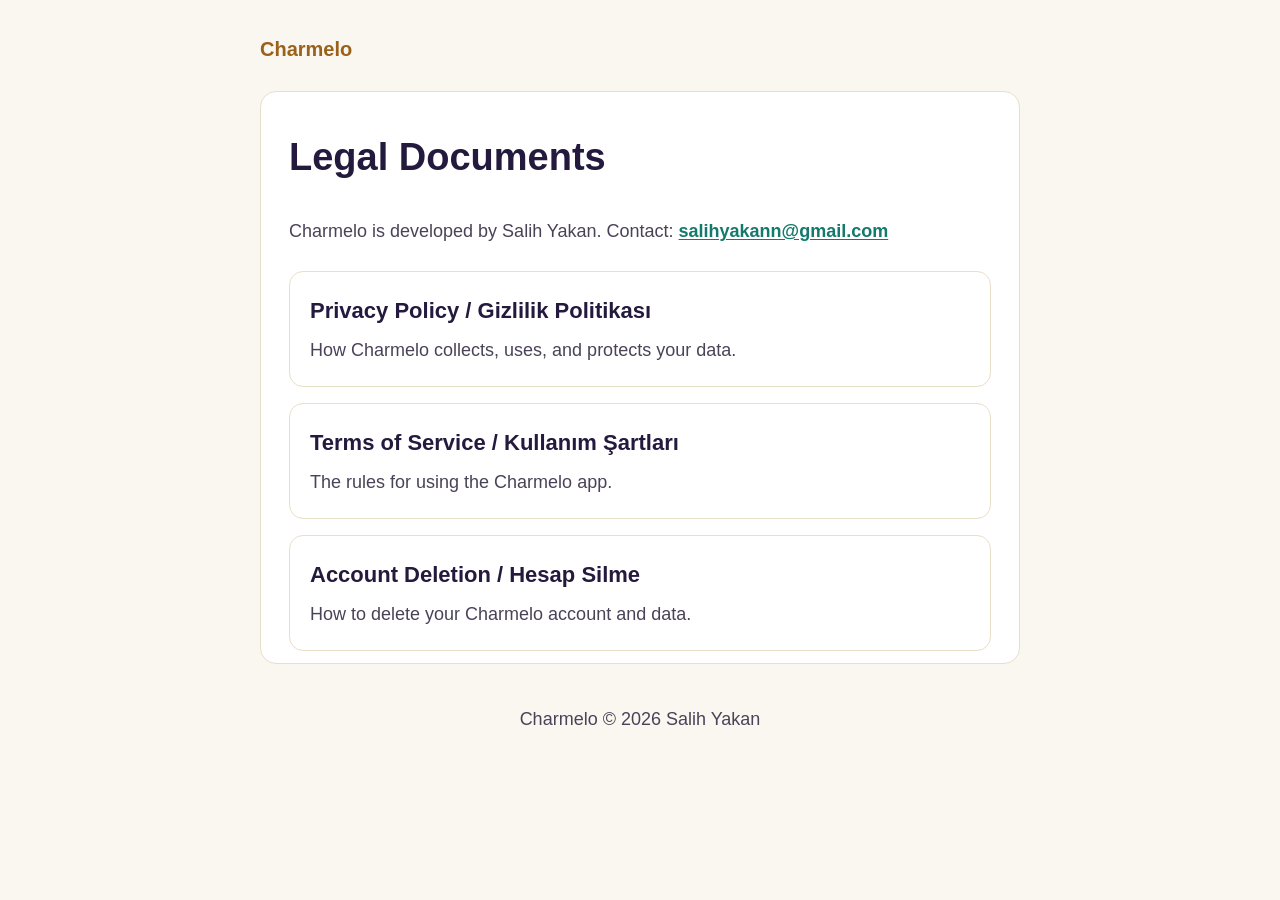
<file: index.html>
<!doctype html>
<html lang="en">
<head>
<meta charset="utf-8">
<meta name="viewport" content="width=device-width, initial-scale=1">
<title>Charmelo — Legal</title>
<link rel="stylesheet" href="style.css">
</head>
<body>
<div class="wrap">
  <header class="site">
    <a class="brand" href="./">Charmelo</a>
  </header>
  <div class="card">
    <h1>Legal Documents</h1>
    <p class="muted">Charmelo is developed by Salih Yakan. Contact: <a href="mailto:salihyakann@gmail.com">salihyakann@gmail.com</a></p>
    <div class="home-links">
      <a class="tile" href="privacy-policy.html">Privacy Policy / Gizlilik Politikası
        <span>How Charmelo collects, uses, and protects your data.</span>
      </a>
      <a class="tile" href="terms-of-service.html">Terms of Service / Kullanım Şartları
        <span>The rules for using the Charmelo app.</span>
      </a>
      <a class="tile" href="account-deletion.html">Account Deletion / Hesap Silme
        <span>How to delete your Charmelo account and data.</span>
      </a>
    </div>
  </div>
  <footer class="site">
    <p class="muted">Charmelo © 2026 Salih Yakan</p>
  </footer>
</div>
</body>
</html>
</file>
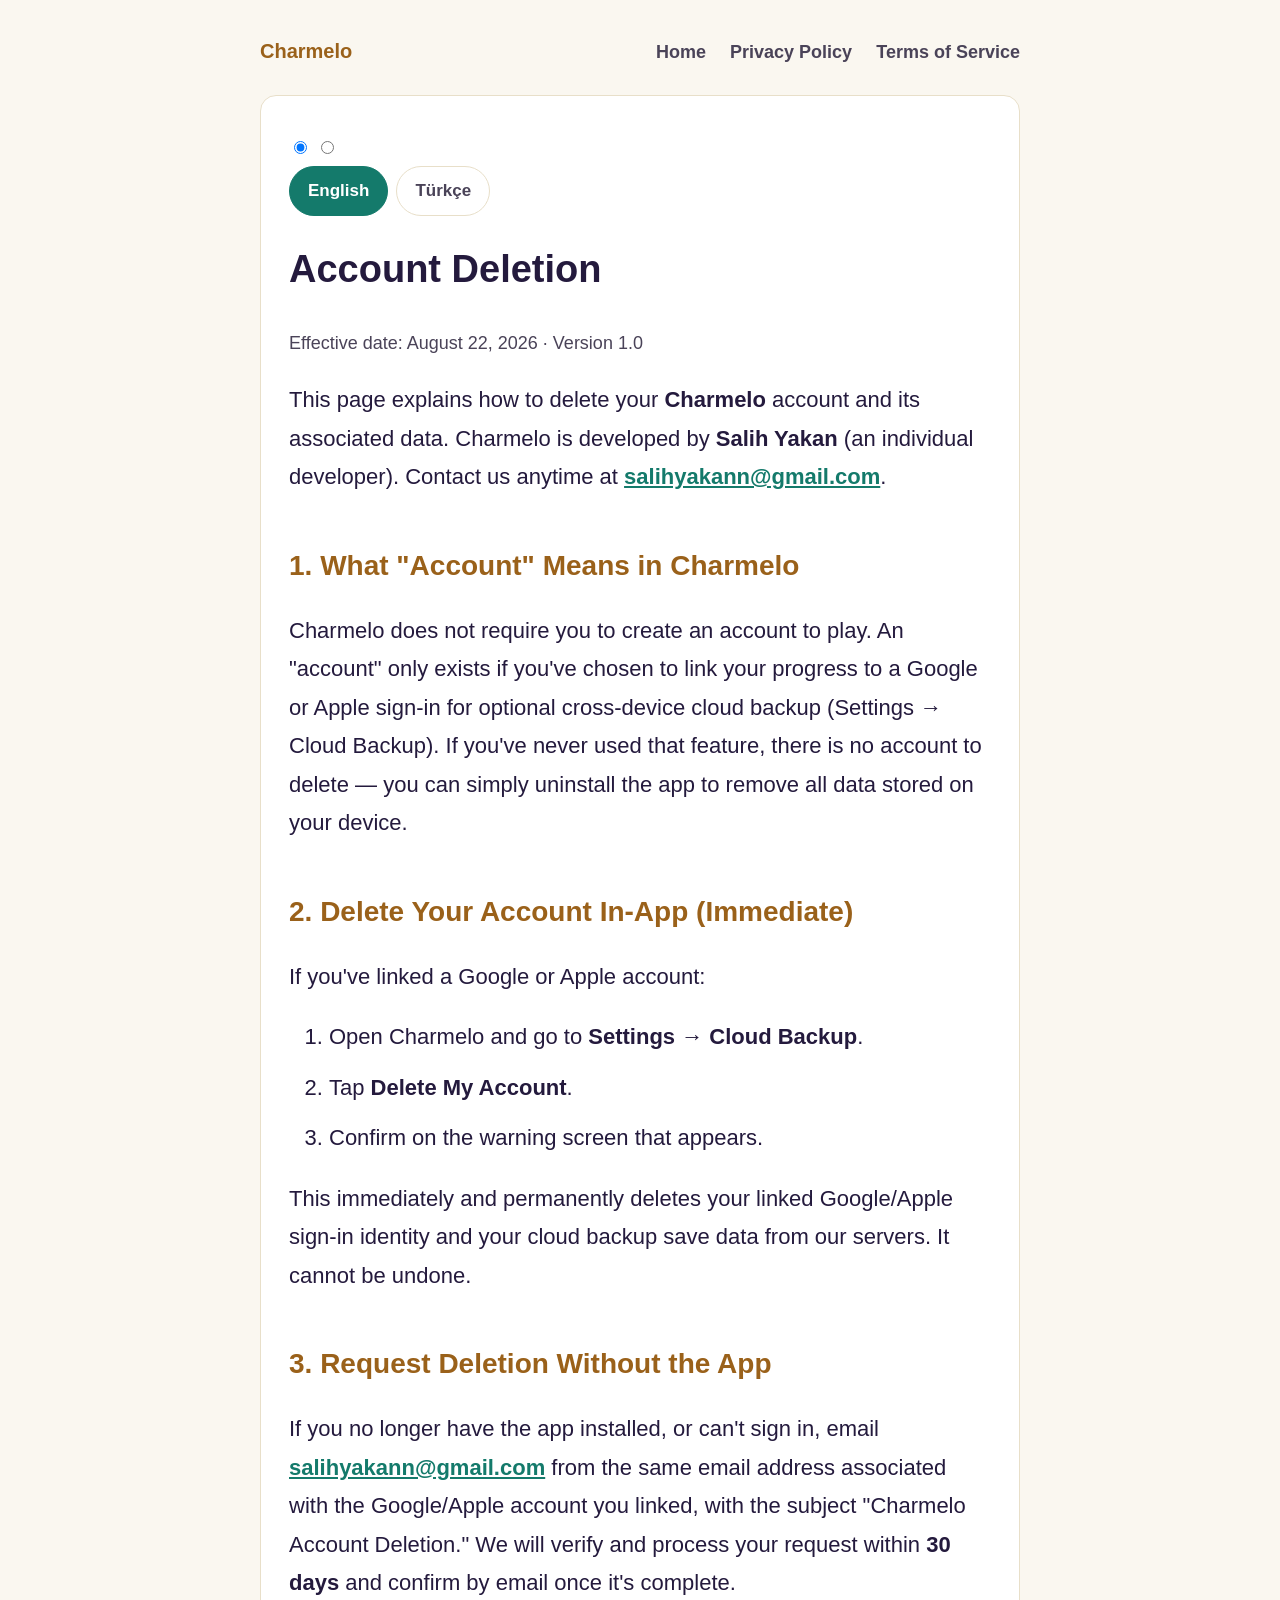
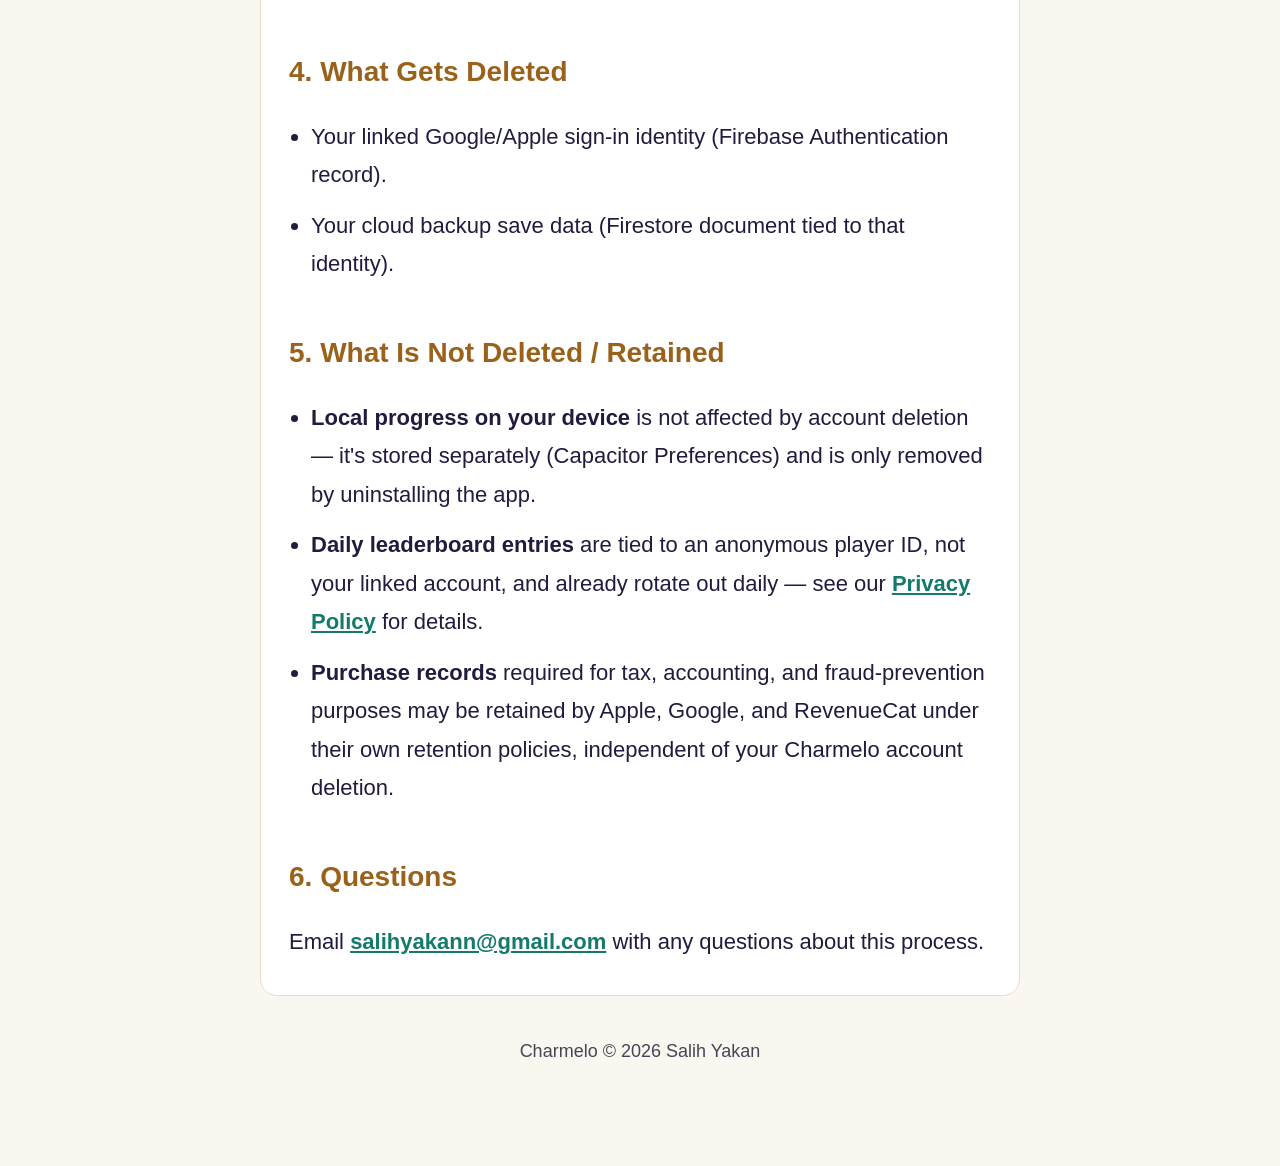
<file: account-deletion.html>
<!doctype html>
<html lang="en">
<head>
<meta charset="utf-8">
<meta name="viewport" content="width=device-width, initial-scale=1">
<title>Account Deletion — Charmelo</title>
<link rel="stylesheet" href="style.css">
</head>
<body>
<div class="wrap">
  <header class="site">
    <a class="brand" href="./">Charmelo</a>
    <nav class="top">
      <a href="index.html">Home</a>
      <a href="privacy-policy.html">Privacy Policy</a>
      <a href="terms-of-service.html">Terms of Service</a>
    </nav>
  </header>

  <div class="card">
    <input type="radio" name="lang" id="lang-en" checked>
    <input type="radio" name="lang" id="lang-tr">
    <div class="lang-toggle">
      <label for="lang-en">English</label>
      <label for="lang-tr">Türkçe</label>
    </div>

    <div class="content">
      <div class="doc-en">
        <h1>Account Deletion</h1>
        <p class="muted">Effective date: August 22, 2026 · Version 1.0</p>

        <p>This page explains how to delete your <strong>Charmelo</strong> account and its associated data.
        Charmelo is developed by <strong>Salih Yakan</strong> (an individual developer). Contact us anytime at
        <a href="mailto:salihyakann@gmail.com">salihyakann@gmail.com</a>.</p>

        <h2>1. What "Account" Means in Charmelo</h2>
        <p>Charmelo does not require you to create an account to play. An "account" only exists if you've
        chosen to link your progress to a Google or Apple sign-in for optional cross-device cloud backup
        (Settings → Cloud Backup). If you've never used that feature, there is no account to delete — you can
        simply uninstall the app to remove all data stored on your device.</p>

        <h2>2. Delete Your Account In-App (Immediate)</h2>
        <p>If you've linked a Google or Apple account:</p>
        <ol>
          <li>Open Charmelo and go to <strong>Settings → Cloud Backup</strong>.</li>
          <li>Tap <strong>Delete My Account</strong>.</li>
          <li>Confirm on the warning screen that appears.</li>
        </ol>
        <p>This immediately and permanently deletes your linked Google/Apple sign-in identity and your cloud
        backup save data from our servers. It cannot be undone.</p>

        <h2>3. Request Deletion Without the App</h2>
        <p>If you no longer have the app installed, or can't sign in, email
        <a href="mailto:salihyakann@gmail.com">salihyakann@gmail.com</a> from the same email address associated
        with the Google/Apple account you linked, with the subject "Charmelo Account Deletion." We will verify
        and process your request within <strong>30 days</strong> and confirm by email once it's complete.</p>

        <h2>4. What Gets Deleted</h2>
        <ul>
          <li>Your linked Google/Apple sign-in identity (Firebase Authentication record).</li>
          <li>Your cloud backup save data (Firestore document tied to that identity).</li>
        </ul>

        <h2>5. What Is Not Deleted / Retained</h2>
        <ul>
          <li><strong>Local progress on your device</strong> is not affected by account deletion — it's stored
          separately (Capacitor Preferences) and is only removed by uninstalling the app.</li>
          <li><strong>Daily leaderboard entries</strong> are tied to an anonymous player ID, not your linked
          account, and already rotate out daily — see our
          <a href="privacy-policy.html">Privacy Policy</a> for details.</li>
          <li><strong>Purchase records</strong> required for tax, accounting, and fraud-prevention purposes may
          be retained by Apple, Google, and RevenueCat under their own retention policies, independent of your
          Charmelo account deletion.</li>
        </ul>

        <h2>6. Questions</h2>
        <p>Email <a href="mailto:salihyakann@gmail.com">salihyakann@gmail.com</a> with any questions about this
        process.</p>
      </div>

      <div class="doc-tr">
        <h1>Hesap Silme</h1>
        <p class="muted">Yürürlük tarihi: 22 Ağustos 2026 · Sürüm 1.0</p>

        <p>Bu sayfa, <strong>Charmelo</strong> hesabınızı ve ilişkili verilerinizi nasıl silebileceğinizi
        açıklar. Charmelo, bireysel geliştirici <strong>Salih Yakan</strong> tarafından geliştirilmektedir. Bize
        her zaman <a href="mailto:salihyakann@gmail.com">salihyakann@gmail.com</a> adresinden ulaşabilirsiniz.</p>

        <h2>1. Charmelo'da "Hesap" Ne Anlama Gelir</h2>
        <p>Charmelo'yu oynamak için hesap oluşturmanız gerekmez. Bir "hesap", yalnızca ilerlemenizi opsiyonel
        cihazlar arası bulut yedeklemesi için bir Google veya Apple girişine bağlamayı seçtiyseniz var olur
        (Ayarlar → Bulut Yedekleme). Bu özelliği hiç kullanmadıysanız silinecek bir hesap yoktur — cihazınızda
        saklanan tüm verileri kaldırmak için uygulamayı kaldırmanız yeterlidir.</p>

        <h2>2. Hesabınızı Uygulama İçinden Silin (Anında)</h2>
        <p>Bir Google veya Apple hesabı bağladıysanız:</p>
        <ol>
          <li>Charmelo'yu açın ve <strong>Ayarlar → Bulut Yedekleme</strong>'ye gidin.</li>
          <li><strong>Hesabımı Sil</strong>'e dokunun.</li>
          <li>Görüntülenen uyarı ekranında işlemi onaylayın.</li>
        </ol>
        <p>Bu işlem, bağlı Google/Apple giriş kimliğinizi ve bulut yedek verinizi sunucularımızdan anında ve
        kalıcı olarak siler. Geri alınamaz.</p>

        <h2>3. Uygulama Olmadan Silme Talebi</h2>
        <p>Uygulama artık cihazınızda yoksa veya giriş yapamıyorsanız, bağladığınız Google/Apple hesabıyla
        ilişkili e-posta adresinizden "Charmelo Hesap Silme" konu başlığıyla
        <a href="mailto:salihyakann@gmail.com">salihyakann@gmail.com</a> adresine yazın. Talebinizi doğrulayıp
        <strong>30 gün</strong> içinde işleme alacak ve tamamlandığında size e-posta ile bildireceğiz.</p>

        <h2>4. Neler Silinir</h2>
        <ul>
          <li>Bağlı Google/Apple giriş kimliğiniz (Firebase Authentication kaydı).</li>
          <li>O kimliğe bağlı bulut yedek verisi (Firestore belgesi).</li>
        </ul>

        <h2>5. Neler Silinmez / Saklanır</h2>
        <ul>
          <li><strong>Cihazınızdaki yerel ilerleme</strong> hesap silme işleminden etkilenmez — ayrı olarak
          saklanır (Capacitor Preferences) ve yalnızca uygulamayı kaldırarak silinir.</li>
          <li><strong>Günlük sıralama kayıtları</strong> bağlı hesabınıza değil anonim oyuncu kimliğinize
          bağlıdır ve zaten her gün yenilenir — ayrıntılar için
          <a href="privacy-policy.html">Gizlilik Politikası</a>'na bakın.</li>
          <li><strong>Satın alma kayıtları</strong>, vergi, muhasebe ve dolandırıcılık önleme amacıyla Apple,
          Google ve RevenueCat tarafından kendi saklama politikaları kapsamında, Charmelo hesap silme işleminizden
          bağımsız olarak tutulabilir.</li>
        </ul>

        <h2>6. Sorular</h2>
        <p>Bu süreçle ilgili sorularınız için: <a href="mailto:salihyakann@gmail.com">salihyakann@gmail.com</a>.</p>
      </div>
    </div>
  </div>

  <footer class="site">
    <p class="muted">Charmelo © 2026 Salih Yakan</p>
  </footer>
</div>
</body>
</html>
</file>
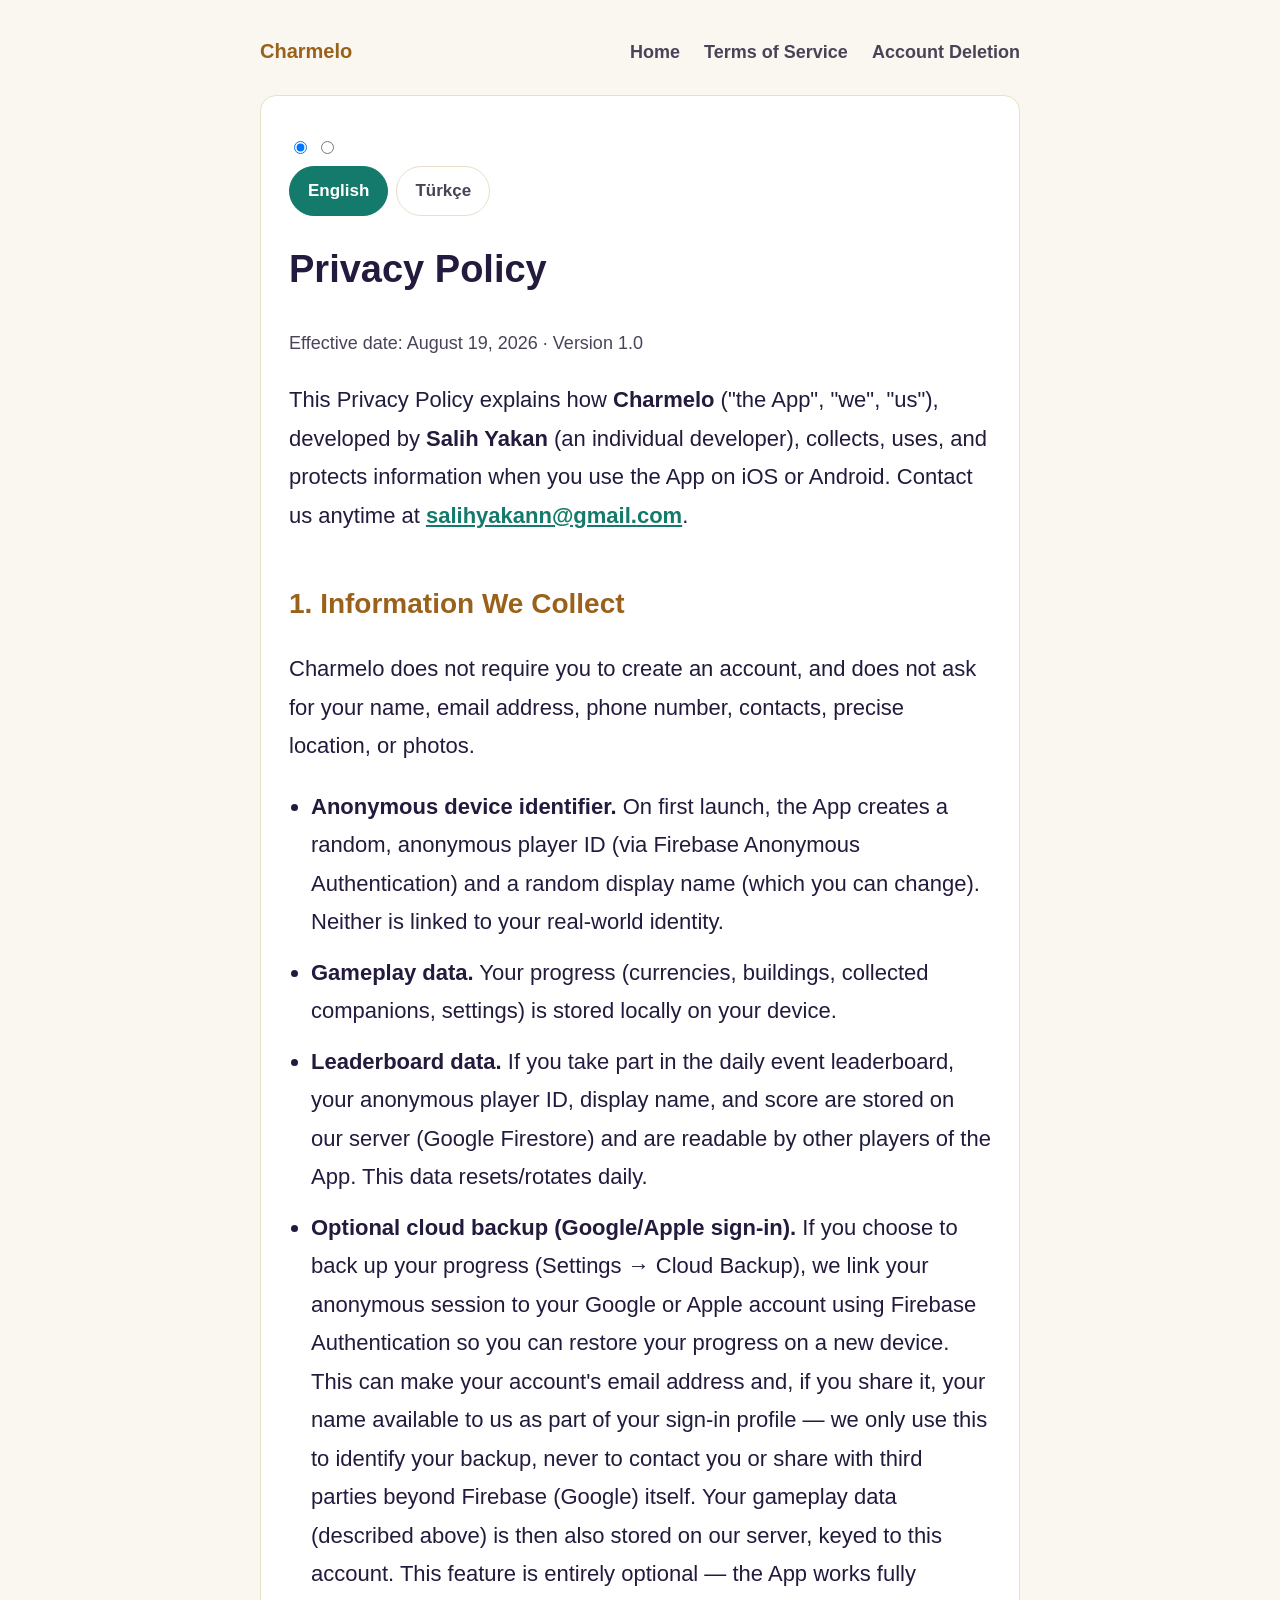
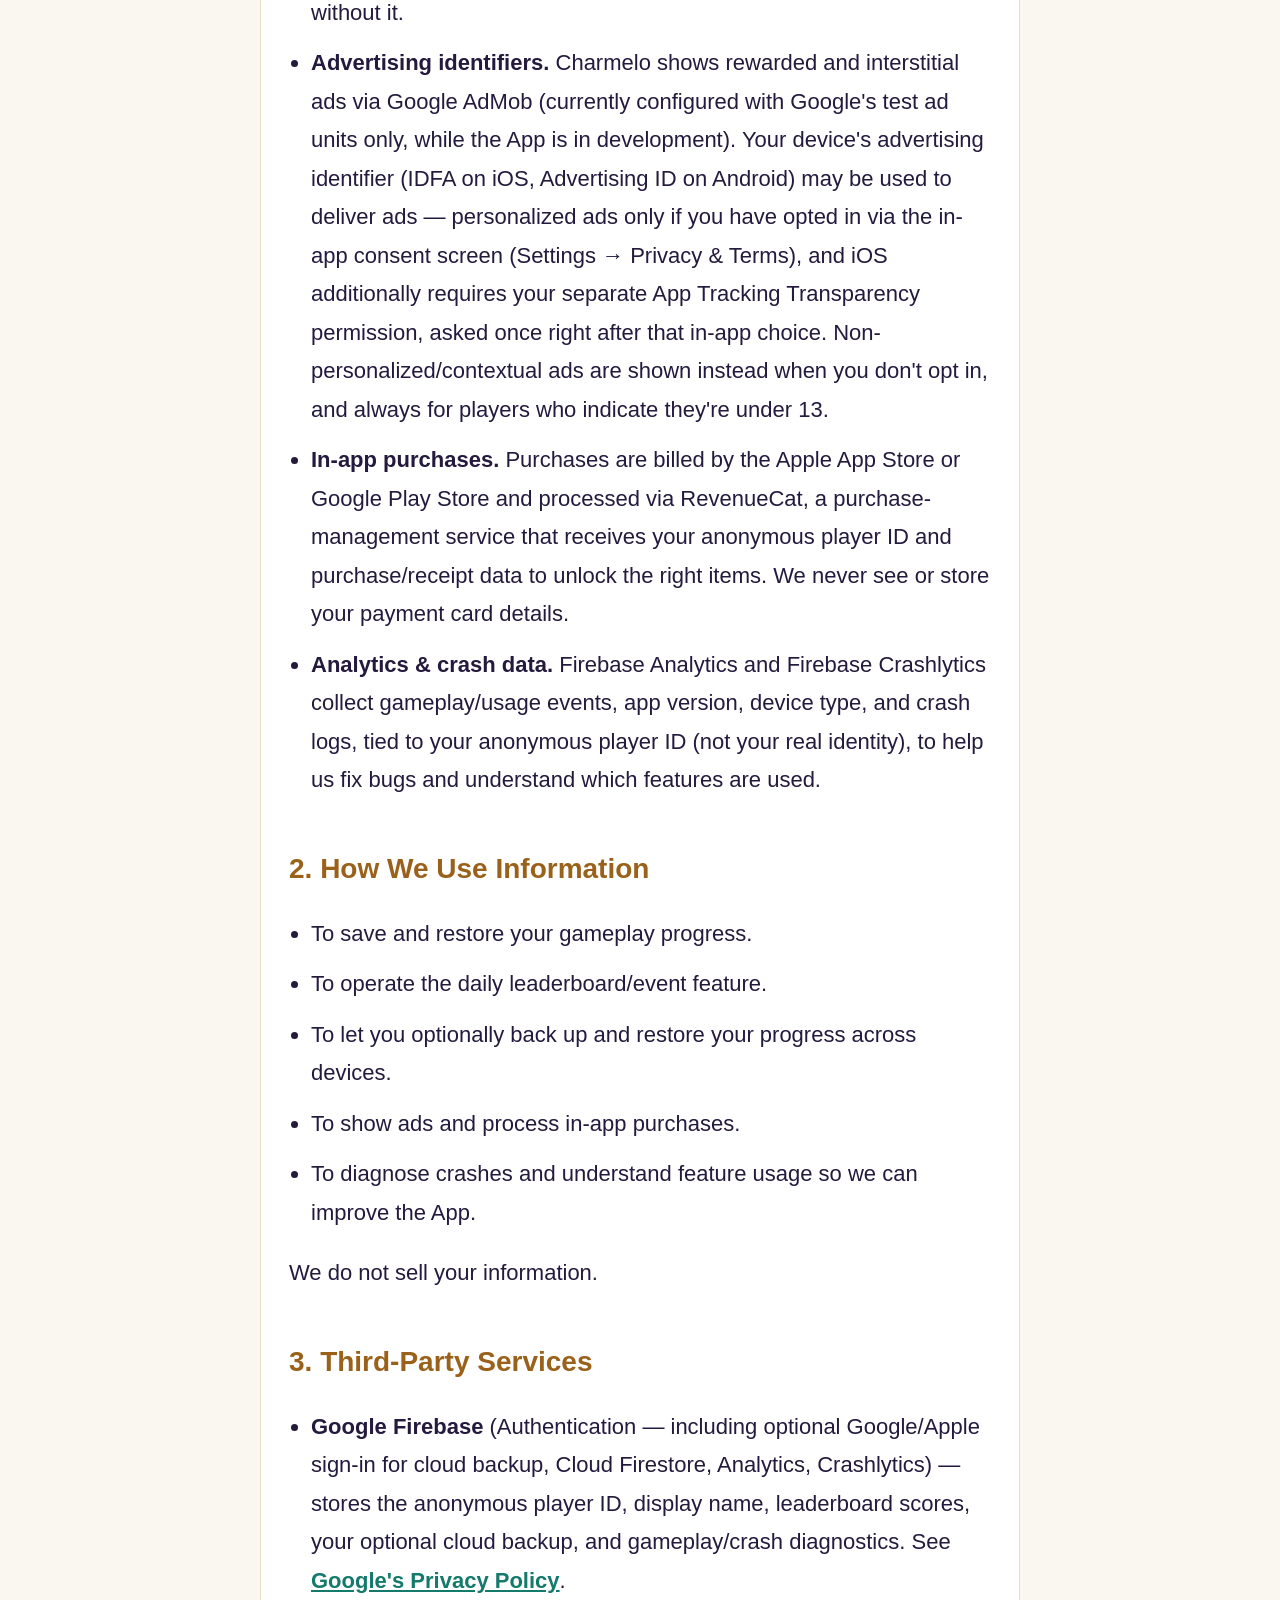
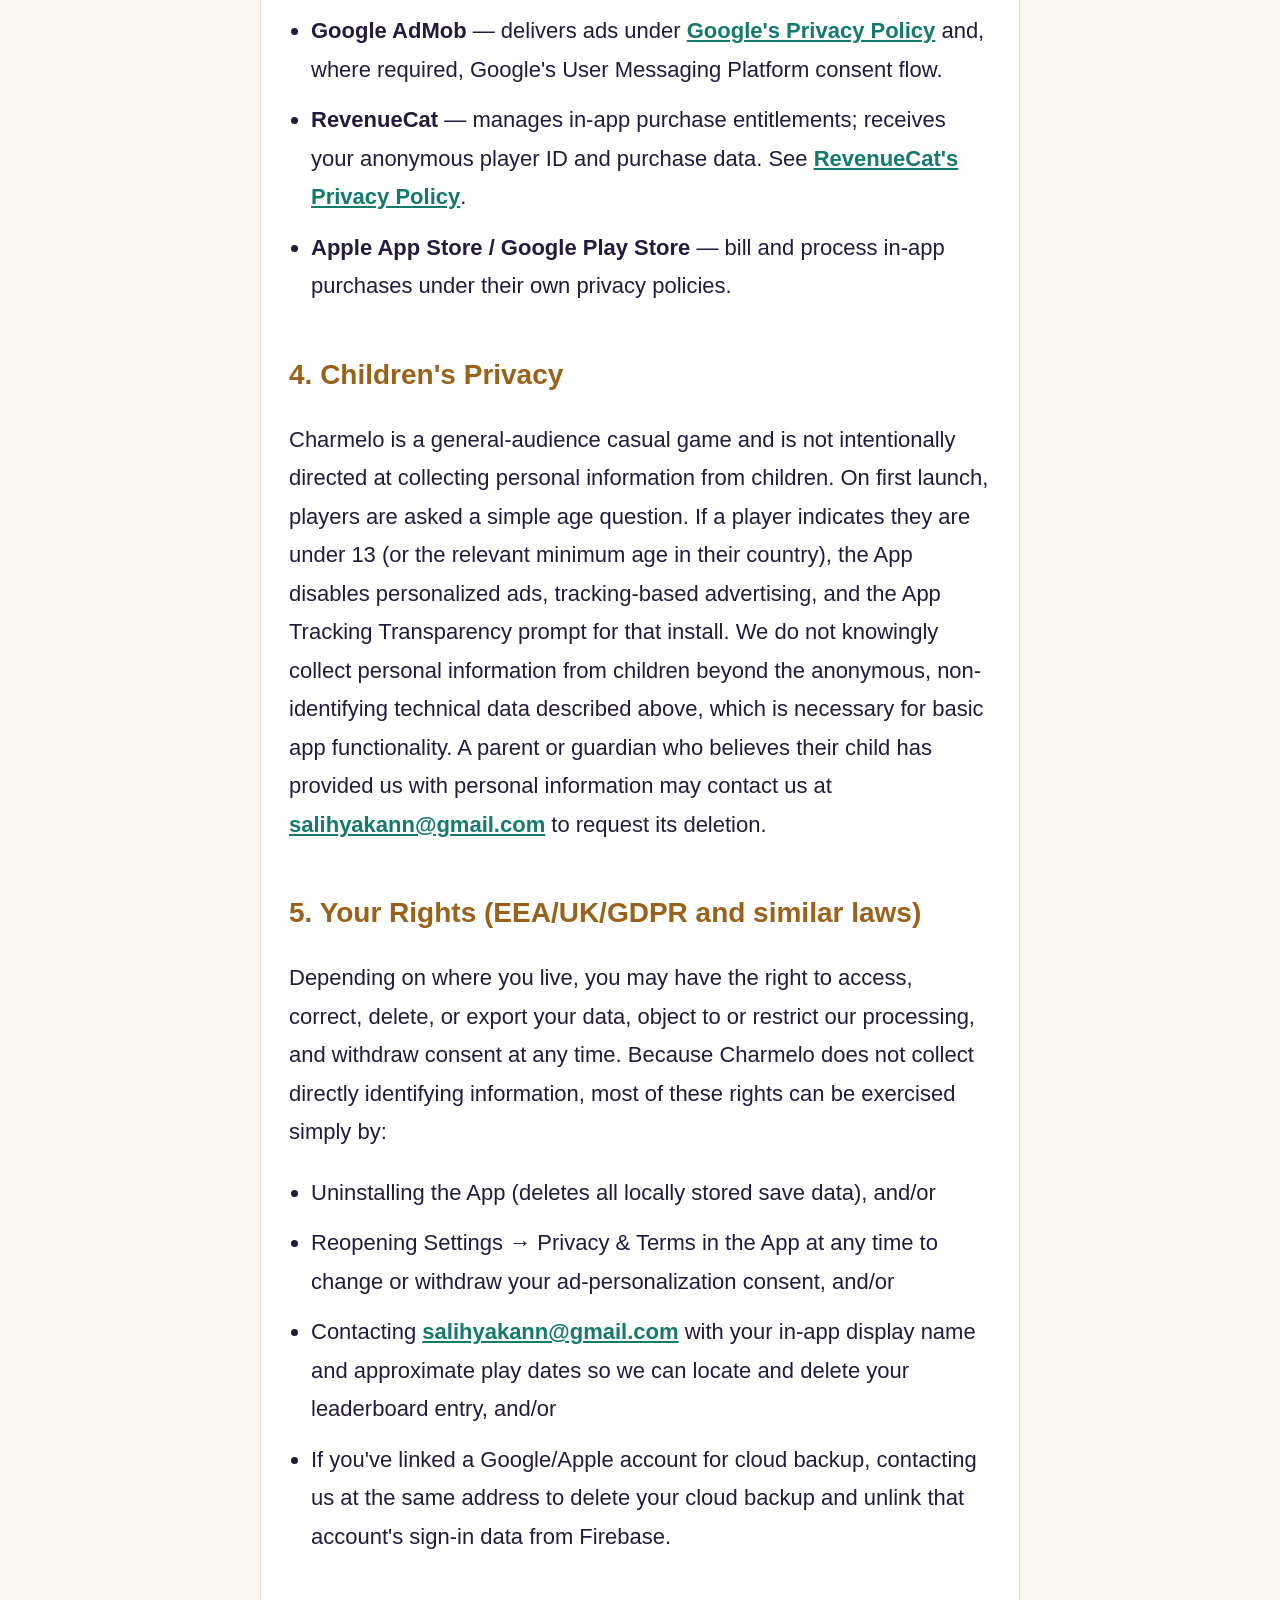
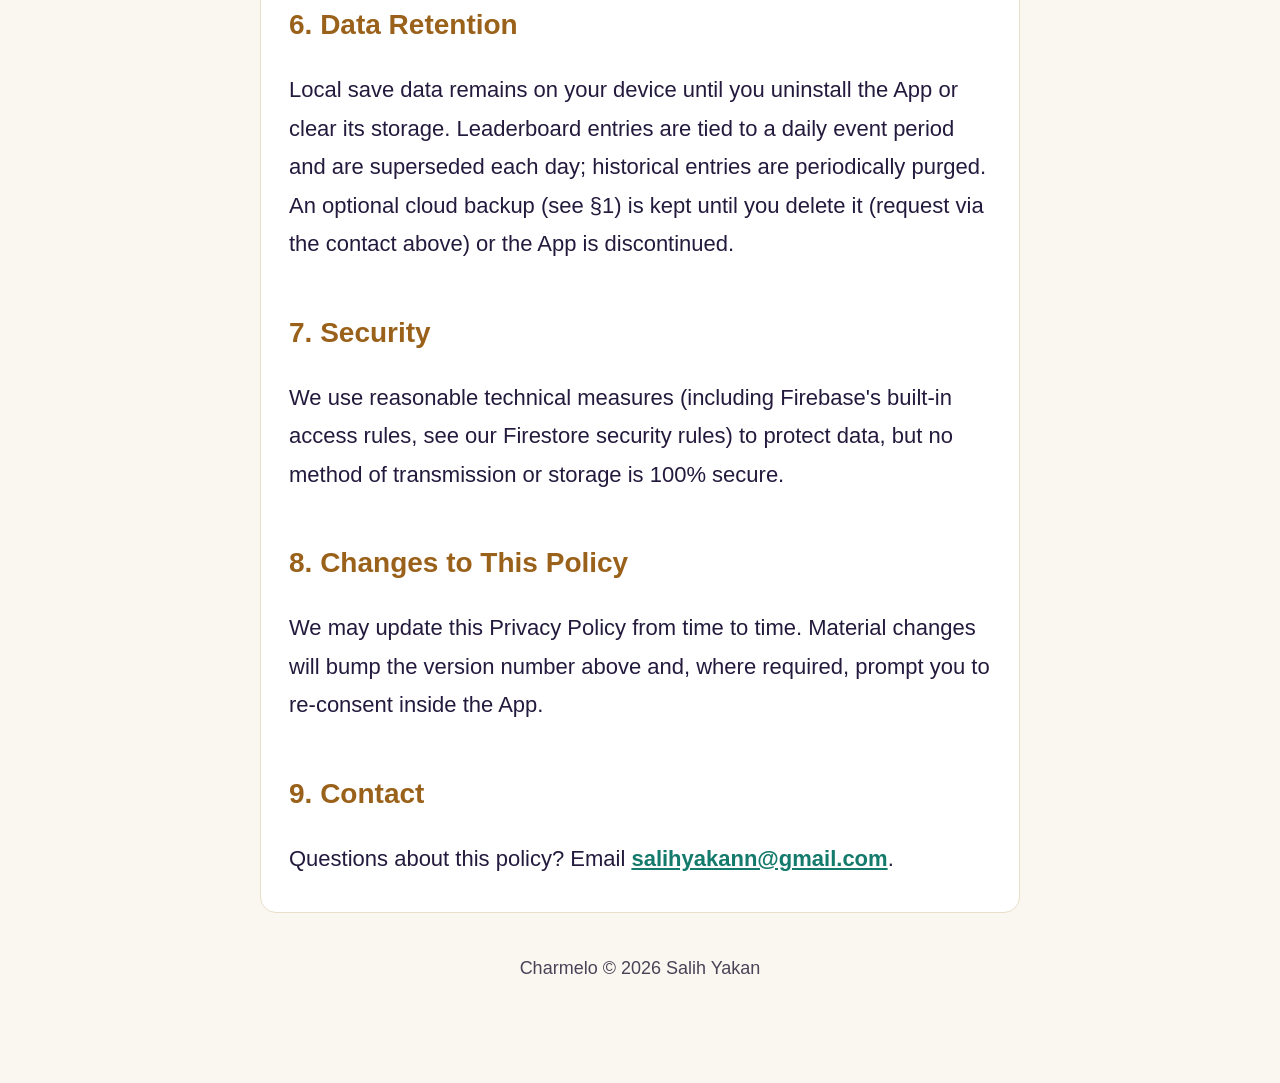
<file: privacy-policy.html>
<!doctype html>
<html lang="en">
<head>
<meta charset="utf-8">
<meta name="viewport" content="width=device-width, initial-scale=1">
<title>Privacy Policy — Charmelo</title>
<link rel="stylesheet" href="style.css">
</head>
<body>
<div class="wrap">
  <header class="site">
    <a class="brand" href="./">Charmelo</a>
    <nav class="top">
      <a href="index.html">Home</a>
      <a href="terms-of-service.html">Terms of Service</a>
      <a href="account-deletion.html">Account Deletion</a>
    </nav>
  </header>

  <div class="card">
    <input type="radio" name="lang" id="lang-en" checked>
    <input type="radio" name="lang" id="lang-tr">
    <div class="lang-toggle">
      <label for="lang-en">English</label>
      <label for="lang-tr">Türkçe</label>
    </div>

    <div class="content">
      <div class="doc-en">
        <h1>Privacy Policy</h1>
        <p class="muted">Effective date: August 19, 2026 · Version 1.0</p>

        <p>This Privacy Policy explains how <strong>Charmelo</strong> ("the App", "we", "us"), developed by
        <strong>Salih Yakan</strong> (an individual developer), collects, uses, and protects information when you
        use the App on iOS or Android. Contact us anytime at
        <a href="mailto:salihyakann@gmail.com">salihyakann@gmail.com</a>.</p>

        <h2>1. Information We Collect</h2>
        <p>Charmelo does not require you to create an account, and does not ask for your name, email address,
        phone number, contacts, precise location, or photos.</p>
        <ul>
          <li><strong>Anonymous device identifier.</strong> On first launch, the App creates a random, anonymous
          player ID (via Firebase Anonymous Authentication) and a random display name (which you can change).
          Neither is linked to your real-world identity.</li>
          <li><strong>Gameplay data.</strong> Your progress (currencies, buildings, collected companions,
          settings) is stored locally on your device.</li>
          <li><strong>Leaderboard data.</strong> If you take part in the daily event leaderboard, your anonymous
          player ID, display name, and score are stored on our server (Google Firestore) and are readable by
          other players of the App. This data resets/rotates daily.</li>
          <li><strong>Optional cloud backup (Google/Apple sign-in).</strong> If you choose to back up your
          progress (Settings → Cloud Backup), we link your anonymous session to your Google or Apple account
          using Firebase Authentication so you can restore your progress on a new device. This can make your
          account's email address and, if you share it, your name available to us as part of your sign-in
          profile — we only use this to identify your backup, never to contact you or share with third parties
          beyond Firebase (Google) itself. Your gameplay data (described above) is then also stored on our
          server, keyed to this account. This feature is entirely optional — the App works fully without it.</li>
          <li><strong>Advertising identifiers.</strong> Charmelo shows rewarded and interstitial ads via Google
          AdMob (currently configured with Google's test ad units only, while the App is in development). Your
          device's advertising identifier (IDFA on iOS, Advertising ID on Android) may be used to deliver ads —
          personalized ads only if you have opted in via the in-app consent screen (Settings → Privacy &amp;
          Terms), and iOS additionally requires your separate App Tracking Transparency permission, asked once
          right after that in-app choice. Non-personalized/contextual ads are shown instead when you don't opt
          in, and always for players who indicate they're under 13.</li>
          <li><strong>In-app purchases.</strong> Purchases are billed by the Apple App Store or Google Play Store
          and processed via RevenueCat, a purchase-management service that receives your anonymous player ID and
          purchase/receipt data to unlock the right items. We never see or store your payment card details.</li>
          <li><strong>Analytics &amp; crash data.</strong> Firebase Analytics and Firebase Crashlytics collect
          gameplay/usage events, app version, device type, and crash logs, tied to your anonymous player ID (not
          your real identity), to help us fix bugs and understand which features are used.</li>
        </ul>

        <h2>2. How We Use Information</h2>
        <ul>
          <li>To save and restore your gameplay progress.</li>
          <li>To operate the daily leaderboard/event feature.</li>
          <li>To let you optionally back up and restore your progress across devices.</li>
          <li>To show ads and process in-app purchases.</li>
          <li>To diagnose crashes and understand feature usage so we can improve the App.</li>
        </ul>
        <p>We do not sell your information.</p>

        <h2>3. Third-Party Services</h2>
        <ul>
          <li><strong>Google Firebase</strong> (Authentication — including optional Google/Apple sign-in for
          cloud backup, Cloud Firestore, Analytics, Crashlytics) — stores the anonymous player ID, display name,
          leaderboard scores, your optional cloud backup, and gameplay/crash diagnostics. See
          <a href="https://policies.google.com/privacy" target="_blank" rel="noopener">Google's Privacy Policy</a>.</li>
          <li><strong>Google AdMob</strong> — delivers ads under
          <a href="https://policies.google.com/privacy" target="_blank" rel="noopener">Google's Privacy Policy</a>
          and, where required, Google's User Messaging Platform consent flow.</li>
          <li><strong>RevenueCat</strong> — manages in-app purchase entitlements; receives your anonymous player
          ID and purchase data. See
          <a href="https://www.revenuecat.com/privacy" target="_blank" rel="noopener">RevenueCat's Privacy Policy</a>.</li>
          <li><strong>Apple App Store / Google Play Store</strong> — bill and process in-app purchases under
          their own privacy policies.</li>
        </ul>

        <h2>4. Children's Privacy</h2>
        <p>Charmelo is a general-audience casual game and is not intentionally directed at collecting personal
        information from children. On first launch, players are asked a simple age question. If a player
        indicates they are under 13 (or the relevant minimum age in their country), the App disables personalized
        ads, tracking-based advertising, and the App Tracking Transparency prompt for that install. We do not
        knowingly collect personal information from children beyond the anonymous, non-identifying technical data
        described above, which is necessary for basic app functionality. A parent or guardian who believes their
        child has provided us with personal information may contact us at
        <a href="mailto:salihyakann@gmail.com">salihyakann@gmail.com</a> to request its deletion.</p>

        <h2>5. Your Rights (EEA/UK/GDPR and similar laws)</h2>
        <p>Depending on where you live, you may have the right to access, correct, delete, or export your data,
        object to or restrict our processing, and withdraw consent at any time. Because Charmelo does not collect
        directly identifying information, most of these rights can be exercised simply by:</p>
        <ul>
          <li>Uninstalling the App (deletes all locally stored save data), and/or</li>
          <li>Reopening Settings → Privacy &amp; Terms in the App at any time to change or withdraw your
          ad-personalization consent, and/or</li>
          <li>Contacting <a href="mailto:salihyakann@gmail.com">salihyakann@gmail.com</a> with your in-app display
          name and approximate play dates so we can locate and delete your leaderboard entry, and/or</li>
          <li>If you've linked a Google/Apple account for cloud backup, contacting us at the same address to
          delete your cloud backup and unlink that account's sign-in data from Firebase.</li>
        </ul>

        <h2>6. Data Retention</h2>
        <p>Local save data remains on your device until you uninstall the App or clear its storage. Leaderboard
        entries are tied to a daily event period and are superseded each day; historical entries are periodically
        purged. An optional cloud backup (see §1) is kept until you delete it (request via the contact above) or
        the App is discontinued.</p>

        <h2>7. Security</h2>
        <p>We use reasonable technical measures (including Firebase's built-in access rules, see our
        Firestore security rules) to protect data, but no method of transmission or storage is 100% secure.</p>

        <h2>8. Changes to This Policy</h2>
        <p>We may update this Privacy Policy from time to time. Material changes will bump the version number
        above and, where required, prompt you to re-consent inside the App.</p>

        <h2>9. Contact</h2>
        <p>Questions about this policy? Email <a href="mailto:salihyakann@gmail.com">salihyakann@gmail.com</a>.</p>
      </div>

      <div class="doc-tr">
        <h1>Gizlilik Politikası</h1>
        <p class="muted">Yürürlük tarihi: 19 Ağustos 2026 · Sürüm 1.0</p>

        <p>Bu Gizlilik Politikası, bireysel geliştirici <strong>Salih Yakan</strong> tarafından geliştirilen
        <strong>Charmelo</strong> ("Uygulama", "biz") uygulamasını iOS veya Android'de kullandığınızda hangi
        bilgilerin nasıl toplandığını, kullanıldığını ve korunduğunu açıklar. Bize her zaman
        <a href="mailto:salihyakann@gmail.com">salihyakann@gmail.com</a> adresinden ulaşabilirsiniz.</p>

        <h2>1. Topladığımız Bilgiler</h2>
        <p>Charmelo hesap oluşturmanızı gerektirmez; adınızı, e-posta adresinizi, telefon numaranızı,
        rehberinizi, kesin konumunuzu veya fotoğraflarınızı istemez.</p>
        <ul>
          <li><strong>Anonim cihaz kimliği.</strong> İlk açılışta Uygulama, Firebase Anonim Kimlik Doğrulama
          üzerinden rastgele, anonim bir oyuncu kimliği ve rastgele bir görünen ad (değiştirilebilir) oluşturur.
          Hiçbiri gerçek kimliğinizle ilişkilendirilmez.</li>
          <li><strong>Oyun verisi.</strong> İlerlemeniz (para birimleri, binalar, toplanan dostlar, ayarlar)
          cihazınızda yerel olarak saklanır.</li>
          <li><strong>Sıralama (leaderboard) verisi.</strong> Günlük etkinlik sıralamasına katılırsanız; anonim
          oyuncu kimliğiniz, görünen adınız ve puanınız sunucumuzda (Google Firestore) saklanır ve Uygulamanın
          diğer oyuncuları tarafından görüntülenebilir. Bu veri her gün yenilenir.</li>
          <li><strong>Opsiyonel bulut yedekleme (Google/Apple ile giriş).</strong> İlerlemeni yedeklemeyi
          seçersen (Ayarlar → Bulut Yedekleme), anonim oturumunu Firebase Authentication üzerinden Google veya
          Apple hesabınla ilişkilendiririz; böylece yeni bir cihazda ilerlemeni geri yükleyebilirsin. Bu, giriş
          profilin aracılığıyla hesabının e-posta adresini ve paylaşmayı seçersen adını bize açık edebilir —
          bunu yalnızca yedeğini tanımlamak için kullanırız, seninle iletişime geçmek veya Firebase (Google)
          dışında üçüncü taraflarla paylaşmak için değil. Oyun verilerin (yukarıda açıklanan) bu durumda
          sunucumuzda bu hesaba bağlı olarak da saklanır. Bu özellik tamamen opsiyoneldir — Uygulama onsuz da
          tam olarak çalışır.</li>
          <li><strong>Reklam kimlikleri.</strong> Charmelo, Google AdMob üzerinden ödüllü ve geçiş (interstitial)
          reklamlar gösterir (Uygulama geliştirme aşamasındayken şu an yalnızca Google'ın test reklam birimleriyle
          yapılandırılmıştır). Cihazınızın reklam kimliği (iOS'ta IDFA, Android'de Advertising ID) reklam sunmak
          için kullanılabilir — kişiselleştirilmiş reklamlar yalnızca uygulama içi onay ekranından (Ayarlar →
          Gizlilik ve Şartlar) izin verdiyseniz gösterilir; iOS'ta bu tercihin hemen ardından ayrı bir App Tracking
          Transparency izni de istenir. İzin vermediğinizde kişiselleştirilmemiş/bağlamsal reklamlar gösterilir;
          13 yaşından küçük olduğunu belirten oyuncular için her zaman bu şekildedir.</li>
          <li><strong>Uygulama içi satın almalar.</strong> Satın almalar Apple App Store veya Google Play Store
          tarafından faturalandırılır ve doğru ürünleri açabilmek için anonim oyuncu kimliğinizi ve satın
          alma/makbuz verinizi alan bir satın alma yönetim hizmeti olan RevenueCat üzerinden işlenir. Ödeme kartı
          bilgilerinizi asla görmeyiz veya saklamayız.</li>
          <li><strong>Analitik ve çökme verisi.</strong> Firebase Analytics ve Firebase Crashlytics; hataları
          düzeltmemize ve hangi özelliklerin kullanıldığını anlamamıza yardımcı olmak için oyun/kullanım
          olaylarını, uygulama sürümünü, cihaz tipini ve çökme kayıtlarını, gerçek kimliğiniz değil anonim oyuncu
          kimliğinizle ilişkilendirerek toplar.</li>
        </ul>

        <h2>2. Bilgileri Nasıl Kullanıyoruz</h2>
        <ul>
          <li>Oyun ilerlemenizi kaydetmek ve geri yüklemek için.</li>
          <li>Günlük sıralama/etkinlik özelliğini işletmek için.</li>
          <li>İlerlemenizi isteğe bağlı olarak cihazlar arasında yedekleyip geri yükleyebilmeniz için.</li>
          <li>Reklam göstermek ve uygulama içi satın almaları işlemek için.</li>
          <li>Çökmeleri teşhis etmek ve özellik kullanımını anlayarak Uygulamayı geliştirmek için.</li>
        </ul>
        <p>Bilgilerinizi satmıyoruz.</p>

        <h2>3. Üçüncü Taraf Hizmetler</h2>
        <ul>
          <li><strong>Google Firebase</strong> (Authentication — bulut yedekleme için opsiyonel Google/Apple
          girişi dahil, Cloud Firestore, Analytics, Crashlytics) — anonim oyuncu kimliğini, görünen adı, sıralama
          puanlarını, opsiyonel bulut yedeğinizi ve oyun/çökme tanılama verisini saklar. Bkz.
          <a href="https://policies.google.com/privacy" target="_blank" rel="noopener">Google Gizlilik Politikası</a>.</li>
          <li><strong>Google AdMob</strong> — reklamları
          <a href="https://policies.google.com/privacy" target="_blank" rel="noopener">Google Gizlilik Politikası</a>
          ve gerekli hallerde Google'ın Kullanıcı Mesajlaşma Platformu onay akışı kapsamında sunar.</li>
          <li><strong>RevenueCat</strong> — uygulama içi satın alma haklarını yönetir; anonim oyuncu kimliğinizi
          ve satın alma verinizi alır. Bkz.
          <a href="https://www.revenuecat.com/privacy" target="_blank" rel="noopener">RevenueCat Gizlilik Politikası</a>.</li>
          <li><strong>Apple App Store / Google Play Store</strong> — uygulama içi satın almaları kendi gizlilik
          politikaları kapsamında faturalandırır ve işler.</li>
        </ul>

        <h2>4. Çocukların Gizliliği</h2>
        <p>Charmelo genel kitleye yönelik bir casual oyundur ve çocuklardan bilerek kişisel veri toplamayı
        amaçlamaz. İlk açılışta oyunculara basit bir yaş sorusu sorulur. Bir oyuncu 13 yaşından (veya
        ülkesindeki ilgili asgari yaştan) küçük olduğunu belirtirse, Uygulama o kurulum için kişiselleştirilmiş
        reklamları, takip tabanlı reklamcılığı ve App Tracking Transparency istemini devre dışı bırakır. Temel
        uygulama işlevselliği için gerekli olan, yukarıda açıklanan anonim ve kimliklendirici olmayan teknik veri
        dışında çocuklardan bilerek kişisel veri toplamıyoruz. Çocuğunun bize kişisel veri sağladığını düşünen bir
        ebeveyn/veli, silinmesini talep etmek için
        <a href="mailto:salihyakann@gmail.com">salihyakann@gmail.com</a> adresinden bize ulaşabilir.</p>

        <h2>5. Haklarınız (AB/İngiltere/GDPR ve benzeri kanunlar)</h2>
        <p>Yaşadığınız yere bağlı olarak verilerinize erişme, düzeltme, silme, dışa aktarma; işlememize itiraz
        etme veya kısıtlama; ve onayınızı istediğiniz zaman geri çekme hakkına sahip olabilirsiniz. Charmelo
        doğrudan kimliklendirici bilgi toplamadığından, bu hakların çoğu şu şekilde kullanılabilir:</p>
        <ul>
          <li>Uygulamayı kaldırmak (tüm yerel kayıtlı verileri siler) ve/veya</li>
          <li>Reklam kişiselleştirme onayınızı değiştirmek/geri çekmek için Uygulama içinde her zaman Ayarlar →
          Gizlilik ve Şartlar'ı yeniden açmak ve/veya</li>
          <li>Sıralama kaydınızı bulup silebilmemiz için uygulama içi görünen adınız ve yaklaşık oynama
          tarihleriyle <a href="mailto:salihyakann@gmail.com">salihyakann@gmail.com</a> adresine yazmak, ve/veya</li>
          <li>Bulut yedekleme için bir Google/Apple hesabı bağladıysanız, bulut yedeğinizi silmemiz ve o hesabın
          giriş verisini Firebase'den kaldırmamız için aynı adresten bize ulaşmak.</li>
        </ul>

        <h2>6. Veri Saklama</h2>
        <p>Yerel kayıt verisi, Uygulamayı kaldırana veya depolamasını temizleyene kadar cihazınızda kalır.
        Sıralama kayıtları günlük etkinlik dönemine bağlıdır ve her gün yenilenir; geçmiş kayıtlar periyodik
        olarak temizlenir. Opsiyonel bulut yedeği (bkz. §1), siz silmeyi talep edene (yukarıdaki adresten) veya
        Uygulama sonlandırılana kadar saklanır.</p>

        <h2>7. Güvenlik</h2>
        <p>Verileri korumak için makul teknik önlemler kullanıyoruz (Firebase'in yerleşik erişim kuralları dahil,
        bkz. Firestore güvenlik kurallarımız), ancak hiçbir iletim veya saklama yöntemi %100 güvenli değildir.</p>

        <h2>8. Bu Politikadaki Değişiklikler</h2>
        <p>Bu Gizlilik Politikasını zaman zaman güncelleyebiliriz. Önemli değişiklikler yukarıdaki sürüm numarasını
        artırır ve gerekli hallerde Uygulama içinde yeniden onayınızı ister.</p>

        <h2>9. İletişim</h2>
        <p>Bu politikayla ilgili sorularınız için: <a href="mailto:salihyakann@gmail.com">salihyakann@gmail.com</a>.</p>
      </div>
    </div>
  </div>

  <footer class="site">
    <p class="muted">Charmelo © 2026 Salih Yakan</p>
  </footer>
</div>
</body>
</html>
</file>
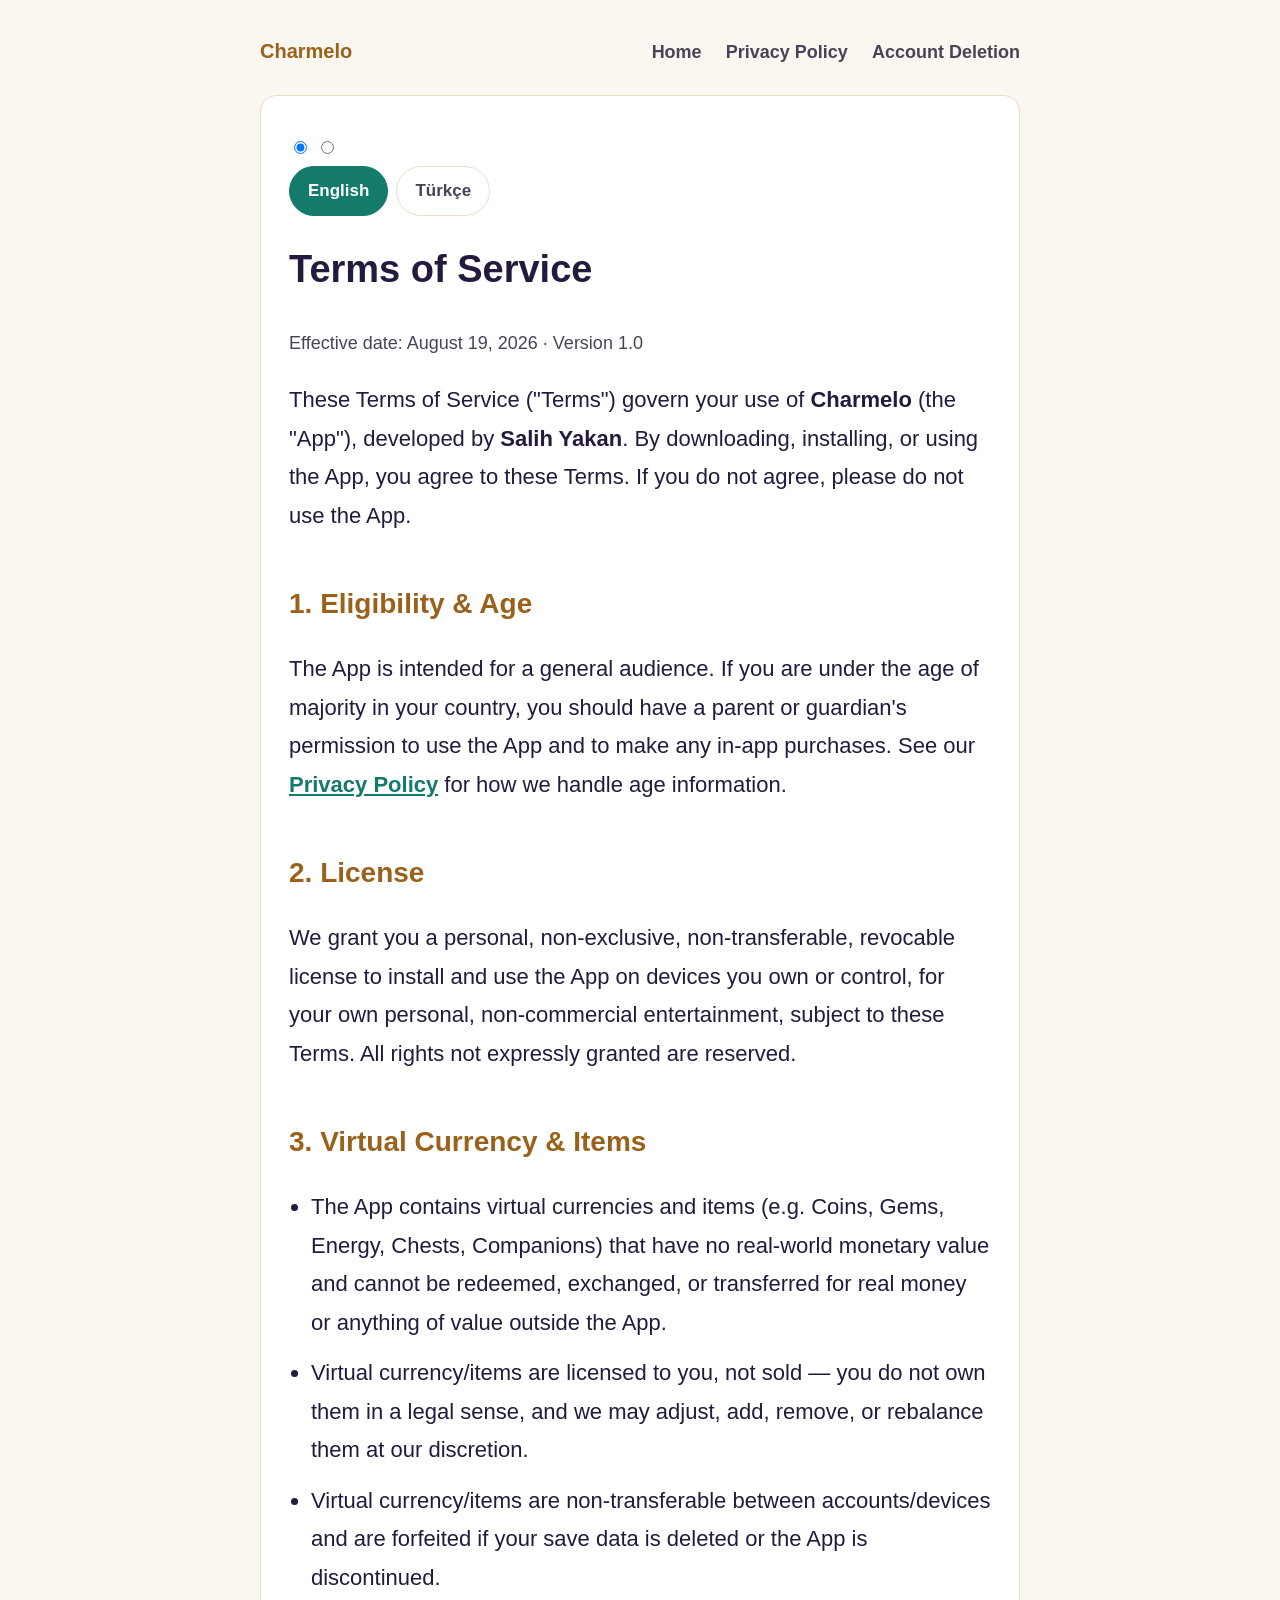
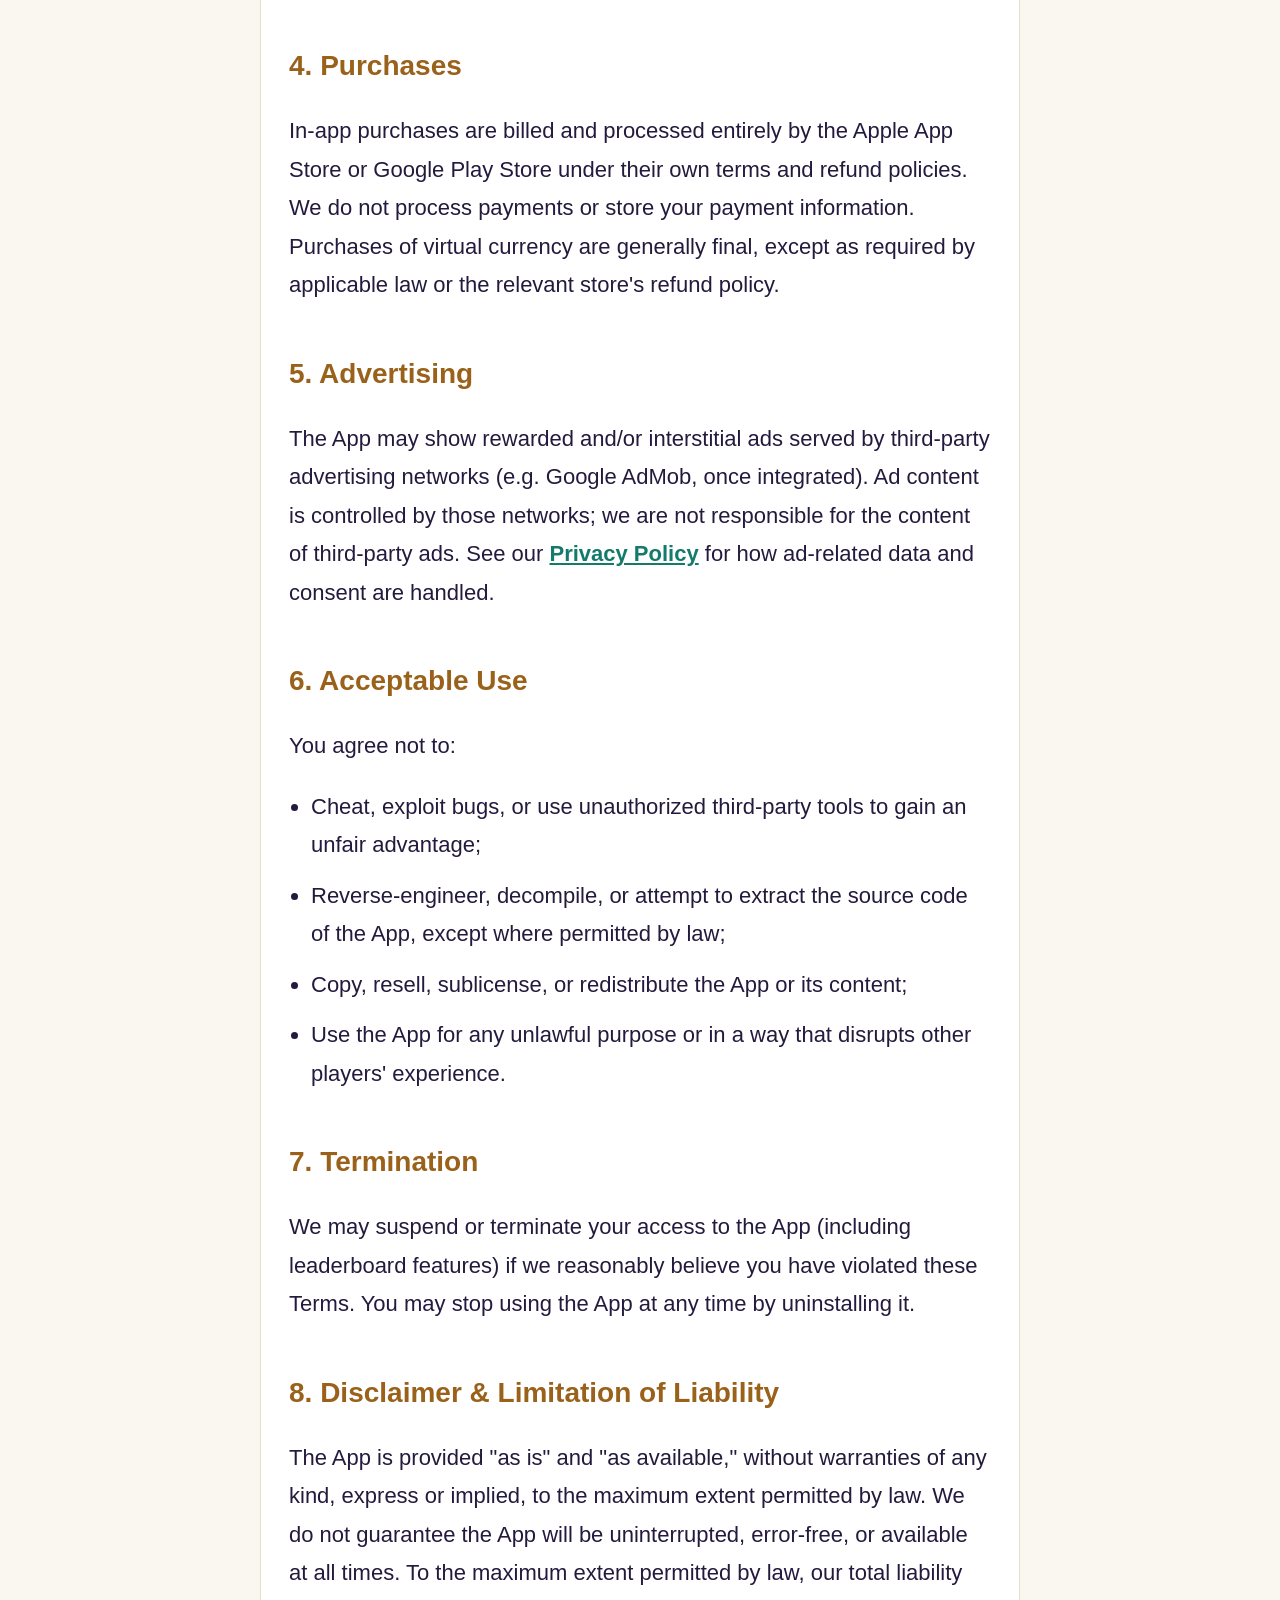
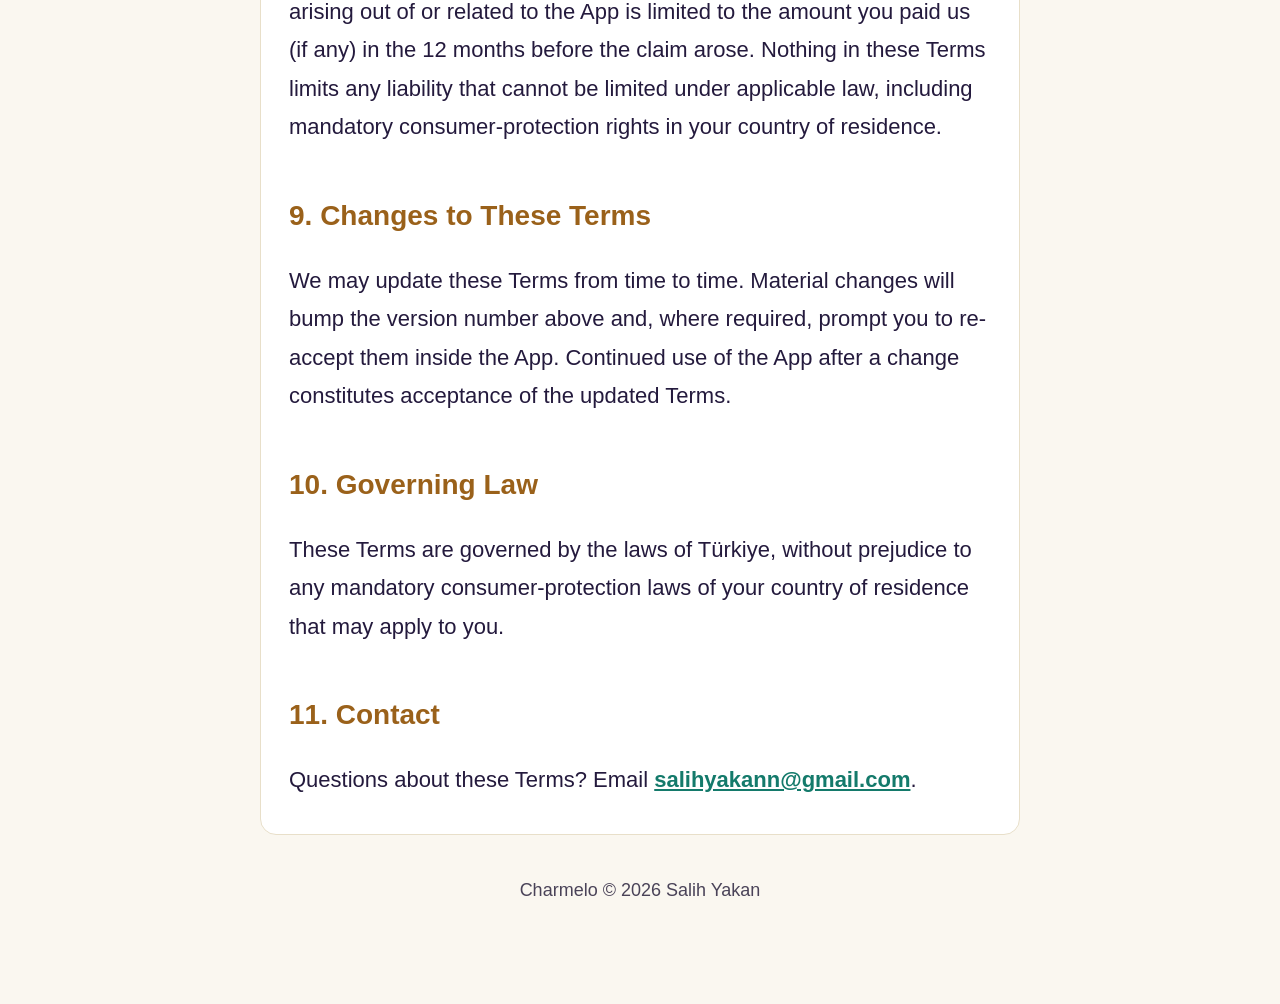
<file: terms-of-service.html>
<!doctype html>
<html lang="en">
<head>
<meta charset="utf-8">
<meta name="viewport" content="width=device-width, initial-scale=1">
<title>Terms of Service — Charmelo</title>
<link rel="stylesheet" href="style.css">
</head>
<body>
<div class="wrap">
  <header class="site">
    <a class="brand" href="./">Charmelo</a>
    <nav class="top">
      <a href="index.html">Home</a>
      <a href="privacy-policy.html">Privacy Policy</a>
      <a href="account-deletion.html">Account Deletion</a>
    </nav>
  </header>

  <div class="card">
    <input type="radio" name="lang" id="lang-en" checked>
    <input type="radio" name="lang" id="lang-tr">
    <div class="lang-toggle">
      <label for="lang-en">English</label>
      <label for="lang-tr">Türkçe</label>
    </div>

    <div class="content">
      <div class="doc-en">
        <h1>Terms of Service</h1>
        <p class="muted">Effective date: August 19, 2026 · Version 1.0</p>

        <p>These Terms of Service ("Terms") govern your use of <strong>Charmelo</strong> (the "App"), developed
        by <strong>Salih Yakan</strong>. By downloading, installing, or using the App, you agree to these Terms.
        If you do not agree, please do not use the App.</p>

        <h2>1. Eligibility &amp; Age</h2>
        <p>The App is intended for a general audience. If you are under the age of majority in your country, you
        should have a parent or guardian's permission to use the App and to make any in-app purchases. See our
        <a href="privacy-policy.html">Privacy Policy</a> for how we handle age information.</p>

        <h2>2. License</h2>
        <p>We grant you a personal, non-exclusive, non-transferable, revocable license to install and use the App
        on devices you own or control, for your own personal, non-commercial entertainment, subject to these
        Terms. All rights not expressly granted are reserved.</p>

        <h2>3. Virtual Currency &amp; Items</h2>
        <ul>
          <li>The App contains virtual currencies and items (e.g. Coins, Gems, Energy, Chests, Companions) that
          have no real-world monetary value and cannot be redeemed, exchanged, or transferred for real money or
          anything of value outside the App.</li>
          <li>Virtual currency/items are licensed to you, not sold — you do not own them in a legal sense, and we
          may adjust, add, remove, or rebalance them at our discretion.</li>
          <li>Virtual currency/items are non-transferable between accounts/devices and are forfeited if your save
          data is deleted or the App is discontinued.</li>
        </ul>

        <h2>4. Purchases</h2>
        <p>In-app purchases are billed and processed entirely by the Apple App Store or Google Play Store under
        their own terms and refund policies. We do not process payments or store your payment information.
        Purchases of virtual currency are generally final, except as required by applicable law or the relevant
        store's refund policy.</p>

        <h2>5. Advertising</h2>
        <p>The App may show rewarded and/or interstitial ads served by third-party advertising networks (e.g.
        Google AdMob, once integrated). Ad content is controlled by those networks; we are not responsible for
        the content of third-party ads. See our <a href="privacy-policy.html">Privacy Policy</a> for how
        ad-related data and consent are handled.</p>

        <h2>6. Acceptable Use</h2>
        <p>You agree not to:</p>
        <ul>
          <li>Cheat, exploit bugs, or use unauthorized third-party tools to gain an unfair advantage;</li>
          <li>Reverse-engineer, decompile, or attempt to extract the source code of the App, except where
          permitted by law;</li>
          <li>Copy, resell, sublicense, or redistribute the App or its content;</li>
          <li>Use the App for any unlawful purpose or in a way that disrupts other players' experience.</li>
        </ul>

        <h2>7. Termination</h2>
        <p>We may suspend or terminate your access to the App (including leaderboard features) if we reasonably
        believe you have violated these Terms. You may stop using the App at any time by uninstalling it.</p>

        <h2>8. Disclaimer &amp; Limitation of Liability</h2>
        <p>The App is provided "as is" and "as available," without warranties of any kind, express or implied, to
        the maximum extent permitted by law. We do not guarantee the App will be uninterrupted, error-free, or
        available at all times. To the maximum extent permitted by law, our total liability arising out of or
        related to the App is limited to the amount you paid us (if any) in the 12 months before the claim arose.
        Nothing in these Terms limits any liability that cannot be limited under applicable law, including
        mandatory consumer-protection rights in your country of residence.</p>

        <h2>9. Changes to These Terms</h2>
        <p>We may update these Terms from time to time. Material changes will bump the version number above and,
        where required, prompt you to re-accept them inside the App. Continued use of the App after a change
        constitutes acceptance of the updated Terms.</p>

        <h2>10. Governing Law</h2>
        <p>These Terms are governed by the laws of Türkiye, without prejudice to any mandatory consumer-protection
        laws of your country of residence that may apply to you.</p>

        <h2>11. Contact</h2>
        <p>Questions about these Terms? Email <a href="mailto:salihyakann@gmail.com">salihyakann@gmail.com</a>.</p>
      </div>

      <div class="doc-tr">
        <h1>Kullanım Şartları</h1>
        <p class="muted">Yürürlük tarihi: 19 Ağustos 2026 · Sürüm 1.0</p>

        <p>Bu Kullanım Şartları ("Şartlar"), <strong>Salih Yakan</strong> tarafından geliştirilen
        <strong>Charmelo</strong> ("Uygulama") uygulamasını kullanımınızı düzenler. Uygulamayı indirerek,
        kurarak veya kullanarak bu Şartları kabul etmiş olursunuz. Kabul etmiyorsanız lütfen Uygulamayı
        kullanmayın.</p>

        <h2>1. Uygunluk ve Yaş</h2>
        <p>Uygulama genel bir kitleye yöneliktir. Ülkenizde reşit yaşta değilseniz, Uygulamayı kullanmak ve
        uygulama içi satın alma yapmak için bir ebeveyn veya velinin izninize sahip olmalısınız. Yaş bilgisini nasıl
        işlediğimiz için <a href="privacy-policy.html">Gizlilik Politikamıza</a> bakın.</p>

        <h2>2. Lisans</h2>
        <p>Size, sahip olduğunuz veya kontrol ettiğiniz cihazlara Uygulamayı kurmanız ve kişisel, ticari olmayan
        eğlence amacıyla kullanmanız için kişisel, münhasır olmayan, devredilemez, iptal edilebilir bir lisans
        veriyoruz; bu Şartlara tabidir. Açıkça verilmeyen tüm haklar saklıdır.</p>

        <h2>3. Sanal Para Birimi ve Öğeler</h2>
        <ul>
          <li>Uygulama, gerçek dünyada parasal değeri olmayan ve Uygulama dışında gerçek paraya veya başka bir
          değere çevrilemeyen, takas edilemeyen sanal para birimleri ve öğeler içerir (ör. Altın, Elmas, Enerji,
          Sandık, Dostlar).</li>
          <li>Sanal para birimi/öğeler size lisanslanır, satılmaz — bunlara yasal anlamda sahip olmazsınız ve
          bunları kendi takdirimize göre değiştirebilir, ekleyebilir, kaldırabilir veya yeniden
          dengeleyebiliriz.</li>
          <li>Sanal para birimi/öğeler hesaplar/cihazlar arasında devredilemez ve kayıt verisi silinirse veya
          Uygulama sonlandırılırsa geçersiz sayılır.</li>
        </ul>

        <h2>4. Satın Almalar</h2>
        <p>Uygulama içi satın almalar tamamen Apple App Store veya Google Play Store tarafından, kendi şartları ve
        iade politikaları kapsamında faturalandırılır ve işlenir. Ödemeleri biz işlemiyoruz ve ödeme bilgilerinizi
        saklamıyoruz. Sanal para birimi satın alımları, yürürlükteki kanun veya ilgili mağazanın iade politikası
        gerektirmedikçe genellikle kesindir.</p>

        <h2>5. Reklamlar</h2>
        <p>Uygulama, üçüncü taraf reklam ağları (entegre edildiğinde ör. Google AdMob) tarafından sunulan ödüllü
        ve/veya geçiş (interstitial) reklamlar gösterebilir. Reklam içeriği bu ağlar tarafından kontrol edilir;
        üçüncü taraf reklamların içeriğinden sorumlu değiliz. Reklamla ilgili veri ve onayın nasıl işlendiği için
        <a href="privacy-policy.html">Gizlilik Politikamıza</a> bakın.</p>

        <h2>6. Kabul Edilebilir Kullanım</h2>
        <p>Şunları yapmamayı kabul edersiniz:</p>
        <ul>
          <li>Hile yapmak, hataları istismar etmek veya haksız avantaj elde etmek için yetkisiz üçüncü taraf
          araçlar kullanmak;</li>
          <li>Kanunen izin verilen durumlar dışında Uygulamanın kaynak kodunu tersine mühendislikle çözmek,
          derlemesini çözmek veya çıkarmaya çalışmak;</li>
          <li>Uygulamayı veya içeriğini kopyalamak, yeniden satmak, alt lisanslamak veya yeniden dağıtmak;</li>
          <li>Uygulamayı yasa dışı bir amaçla veya diğer oyuncuların deneyimini bozacak şekilde kullanmak.</li>
        </ul>

        <h2>7. Fesih</h2>
        <p>Bu Şartları ihlal ettiğinize makul bir şekilde inanırsak, Uygulamaya (sıralama özellikleri dahil)
        erişiminizi askıya alabilir veya sonlandırabiliriz. Uygulamayı kaldırarak dilediğiniz zaman kullanmayı
        bırakabilirsiniz.</p>

        <h2>8. Sorumluluk Reddi ve Sınırlaması</h2>
        <p>Uygulama, kanunun izin verdiği azami ölçüde, açık veya zımni hiçbir garanti olmaksızın "olduğu gibi" ve
        "mevcut olduğu şekliyle" sunulur. Uygulamanın kesintisiz, hatasız veya her zaman kullanılabilir olacağını
        garanti etmiyoruz. Kanunun izin verdiği azami ölçüde, Uygulamadan doğan veya Uygulamayla ilgili toplam
        sorumluluğumuz, talebin doğduğu tarihten önceki 12 ay içinde bize ödediğiniz tutarla (varsa) sınırlıdır.
        Bu Şartlardaki hiçbir şey, ikamet ettiğiniz ülkedeki zorunlu tüketici koruma hakları dahil, yürürlükteki
        kanun uyarınca sınırlandırılamayacak herhangi bir sorumluluğu sınırlamaz.</p>

        <h2>9. Bu Şartlardaki Değişiklikler</h2>
        <p>Bu Şartları zaman zaman güncelleyebiliriz. Önemli değişiklikler yukarıdaki sürüm numarasını artırır ve
        gerekli hallerde Uygulama içinde yeniden kabul etmenizi ister. Değişiklikten sonra Uygulamayı kullanmaya
        devam etmeniz, güncellenmiş Şartları kabul ettiğiniz anlamına gelir.</p>

        <h2>10. Uygulanacak Hukuk</h2>
        <p>Bu Şartlar, ikamet ettiğiniz ülkenin size uygulanabilecek zorunlu tüketici koruma kanunları saklı
        kalmak kaydıyla, Türkiye Cumhuriyeti kanunlarına tabidir.</p>

        <h2>11. İletişim</h2>
        <p>Bu Şartlarla ilgili sorularınız için: <a href="mailto:salihyakann@gmail.com">salihyakann@gmail.com</a>.</p>
      </div>
    </div>
  </div>

  <footer class="site">
    <p class="muted">Charmelo © 2026 Salih Yakan</p>
  </footer>
</div>
</body>
</html>
</file>
<file: style.css>
:root {
  --bg: #faf7f0;
  --card: #ffffff;
  --text: #241a3d;
  --muted: #4a4358;
  --accent: #9a611a;
  --accent2: #147a6b;
  --border: #e8dfc9;
  --chip-text: #ffffff;
}

@media (prefers-color-scheme: dark) {
  :root {
    --bg: #14101f;
    --card: #1e1836;
    --text: #f2eefc;
    --muted: #c3b9e0;
    --accent: #f5c518;
    --accent2: #5be3c9;
    --border: #34294f;
    --chip-text: #0a0a0a;
  }
}

* { box-sizing: border-box; }

body {
  margin: 0;
  font-family: -apple-system, BlinkMacSystemFont, "Segoe UI", Roboto, Helvetica, Arial, sans-serif;
  background: var(--bg);
  color: var(--text);
  font-size: 22px;
  line-height: 1.75;
}

.wrap {
  max-width: 800px;
  margin: 0 auto;
  padding: 32px 20px 80px;
}

header.site {
  display: flex;
  align-items: center;
  justify-content: space-between;
  margin-bottom: 24px;
  flex-wrap: wrap;
  gap: 12px;
}

.brand {
  font-weight: 800;
  font-size: 20px;
  color: var(--accent);
  text-decoration: none;
}

nav.top a {
  color: var(--muted);
  text-decoration: none;
  margin-left: 18px;
  font-size: 18px;
  font-weight: 600;
}
nav.top a:hover { color: var(--accent2); }

.card {
  background: var(--card);
  border: 1px solid var(--border);
  border-radius: 16px;
  padding: 32px 28px 12px;
}

h1 { font-size: 38px; margin-top: 0; }
h2 { font-size: 28px; margin-top: 44px; margin-bottom: 14px; color: var(--accent); }
p, li { color: var(--text); font-size: 22px; }
li { margin-bottom: 12px; }
.muted { color: var(--muted); font-size: 18px; }
ul { padding-left: 22px; }
a {
  color: var(--accent2);
  text-decoration: underline;
  text-underline-offset: 2px;
  font-weight: 600;
}
a:hover { color: var(--accent); }

.lang-toggle { display: flex; gap: 8px; margin-bottom: 20px; }
.lang-toggle input { display: none; }
.lang-toggle label {
  cursor: pointer;
  padding: 9px 18px;
  border-radius: 999px;
  border: 1px solid var(--border);
  font-size: 17px;
  font-weight: 700;
  color: var(--muted);
}
#lang-en:checked ~ .lang-toggle label[for="lang-en"],
#lang-tr:checked ~ .lang-toggle label[for="lang-tr"] {
  background: var(--accent2);
  color: var(--chip-text);
  border-color: var(--accent2);
}
.doc-tr, .doc-en { display: none; }
#lang-en:checked ~ .content .doc-en { display: block; }
#lang-tr:checked ~ .content .doc-tr { display: block; }

footer.site {
  margin-top: 40px;
  text-align: center;
}

.home-links {
  display: grid;
  gap: 16px;
  margin-top: 24px;
}
.home-links a.tile {
  display: block;
  background: var(--card);
  border: 1px solid var(--border);
  border-radius: 14px;
  padding: 20px;
  text-decoration: none;
  color: var(--text);
  font-weight: 700;
}
.home-links a.tile span {
  display: block;
  font-weight: 400;
  color: var(--muted);
  font-size: 18px;
  margin-top: 4px;
}
</file>
